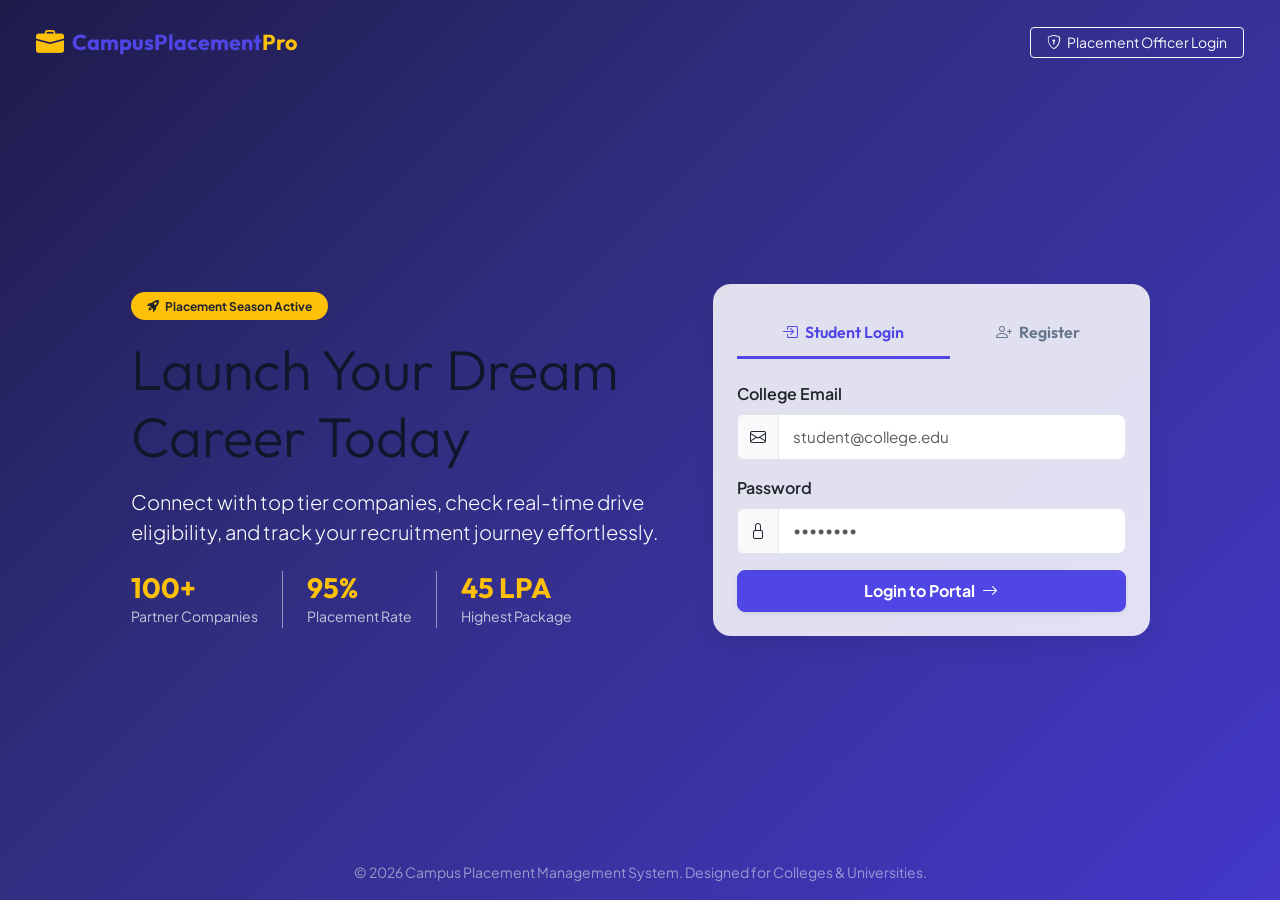
<file: src/main/resources/static/index.html>
<!DOCTYPE html>
<html lang="en">
<head>
  <meta charset="UTF-8" />
  <meta name="viewport" content="width=device-width, initial-scale=1.0" />
  <title>Campus Placement Management System</title>
  <!-- Bootstrap 5 & Icons -->
  <link href="https://cdn.jsdelivr.net/npm/bootstrap@5.3.2/dist/css/bootstrap.min.css" rel="stylesheet" />
  <link href="https://cdn.jsdelivr.net/npm/bootstrap-icons@1.11.1/font/bootstrap-icons.css" rel="stylesheet" />
  <link rel="stylesheet" href="css/style.css" />
</head>
<body class="bg-hero-gradient min-vh-100 d-flex flex-column justify-content-between">

  <!-- Header / Brand Bar -->
  <nav class="navbar navbar-expand-lg navbar-dark bg-transparent pt-3 px-4">
    <div class="container-fluid">
      <a class="navbar-brand text-white fw-bold d-flex align-items-center" href="#">
        <i class="bi bi-briefcase-fill text-warning me-2 fs-3"></i>
        <span>CampusPlacement<span class="text-warning">Pro</span></span>
      </a>
      <div class="ms-auto">
        <button class="btn btn-outline-light btn-sm px-3" data-bs-toggle="modal" data-bs-target="#adminLoginModal">
          <i class="bi bi-shield-lock me-1"></i> Placement Officer Login
        </button>
      </div>
    </div>
  </nav>

  <!-- Hero Content & Auth Card Container -->
  <div class="container py-5">
    <div class="row align-items-center justify-content-center g-5">

      <!-- Left Side Hero Text -->
      <div class="col-lg-6 text-white text-center text-lg-start">
        <span class="badge bg-warning text-dark px-3 py-2 rounded-pill fw-bold mb-3 uppercase">
          <i class="bi bi-rocket-takeoff-fill me-1"></i> Placement Season Active
        </span>
        <h1 class="display-4 fw-extrabold mb-3">Launch Your Dream Career Today</h1>
        <p class="lead opacity-90 mb-4">
          Connect with top tier companies, check real-time drive eligibility, and track your recruitment journey effortlessly.
        </p>
        <div class="d-flex gap-4 justify-content-center justify-content-lg-start text-start">
          <div>
            <h3 class="fw-bold text-warning mb-0">100+</h3>
            <small class="text-light opacity-75">Partner Companies</small>
          </div>
          <div class="border-start border-light opacity-50"></div>
          <div>
            <h3 class="fw-bold text-warning mb-0">95%</h3>
            <small class="text-light opacity-75">Placement Rate</small>
          </div>
          <div class="border-start border-light opacity-50"></div>
          <div>
            <h3 class="fw-bold text-warning mb-0">45 LPA</h3>
            <small class="text-light opacity-75">Highest Package</small>
          </div>
        </div>
      </div>

      <!-- Right Side Auth Card -->
      <div class="col-lg-5 col-md-8">
        <div class="card glass-card border-0 p-4">
          
          <div id="authAlert"></div>

          <ul class="nav nav-tabs border-0 mb-4" id="portalTabs" role="tablist">
            <li class="nav-item flex-fill text-center" role="presentation">
              <button class="nav-link w-100 active" id="login-tab" data-bs-toggle="tab" data-bs-target="#studentLoginPane" type="button" role="tab">
                <i class="bi bi-box-arrow-in-right me-1"></i> Student Login
              </button>
            </li>
            <li class="nav-item flex-fill text-center" role="presentation">
              <button class="nav-link w-100" id="register-tab" data-bs-toggle="tab" data-bs-target="#studentRegisterPane" type="button" role="tab">
                <i class="bi bi-person-plus me-1"></i> Register
              </button>
            </li>
          </ul>

          <div class="tab-content" id="portalTabsContent">
            
            <!-- Student Login Form -->
            <div class="tab-pane fade show active" id="studentLoginPane" role="tabpanel">
              <form id="studentLoginForm">
                <div class="mb-3">
                  <label class="form-label text-dark fw-semibold">College Email</label>
                  <div class="input-group">
                    <span class="input-group-text"><i class="bi bi-envelope"></i></span>
                    <input type="email" id="loginEmail" class="form-control" placeholder="student@college.edu" required />
                  </div>
                </div>
                <div class="mb-3">
                  <label class="form-label text-dark fw-semibold">Password</label>
                  <div class="input-group">
                    <span class="input-group-text"><i class="bi bi-lock"></i></span>
                    <input type="password" id="loginPassword" class="form-control" placeholder="••••••••" required />
                  </div>
                </div>
                <button type="submit" class="btn btn-primary w-100 py-2 fw-bold shadow-sm">
                  Login to Portal <i class="bi bi-arrow-right ms-1"></i>
                </button>
              </form>
            </div>

            <!-- Student Registration Form -->
            <div class="tab-pane fade" id="studentRegisterPane" role="tabpanel">
              <form id="studentRegisterForm">
                <div class="row g-2">
                  <div class="col-md-6 mb-2">
                    <label class="form-label text-dark fw-semibold">Student UID</label>
                    <input type="text" id="regUid" class="form-control" placeholder="21BCS100" required />
                  </div>
                  <div class="col-md-6 mb-2">
                    <label class="form-label text-dark fw-semibold">Full Name</label>
                    <input type="text" id="regName" class="form-control" placeholder="John Doe" required />
                  </div>
                </div>
                <div class="row g-2">
                  <div class="col-md-6 mb-2">
                    <label class="form-label text-dark fw-semibold">Gender</label>
                    <select id="regGender" class="form-select" required>
                      <option value="Male">Male</option>
                      <option value="Female">Female</option>
                      <option value="Other">Other</option>
                    </select>
                  </div>
                  <div class="col-md-6 mb-2">
                    <label class="form-label text-dark fw-semibold">Date of Birth</label>
                    <input type="date" id="regDob" class="form-control" required />
                  </div>
                </div>
                <div class="row g-2">
                  <div class="col-md-6 mb-2">
                    <label class="form-label text-dark fw-semibold">Branch / Dept</label>
                    <input type="text" id="regBranch" class="form-control" placeholder="Computer Science" required />
                  </div>
                  <div class="col-md-6 mb-2">
                    <label class="form-label text-dark fw-semibold">Batch</label>
                    <input type="text" id="regBatch" class="form-control" placeholder="2021-2025" required />
                  </div>
                </div>
                <div class="row g-2">
                  <div class="col-md-6 mb-2">
                    <label class="form-label text-dark fw-semibold">CGPA</label>
                    <input type="number" step="0.01" id="regCgpa" class="form-control" placeholder="8.50" required />
                  </div>
                  <div class="col-md-6 mb-2">
                    <label class="form-label text-dark fw-semibold">Active Backlogs</label>
                    <input type="number" id="regBacklogs" class="form-control" value="0" required />
                  </div>
                </div>
                <div class="mb-2">
                  <label class="form-label text-dark fw-semibold">Email</label>
                  <input type="email" id="regEmail" class="form-control" placeholder="student@college.edu" required />
                </div>
                <div class="row g-2">
                  <div class="col-md-6 mb-2">
                    <label class="form-label text-dark fw-semibold">Phone</label>
                    <input type="text" id="regPhone" class="form-control" placeholder="9876543210" required />
                  </div>
                  <div class="col-md-6 mb-2">
                    <label class="form-label text-dark fw-semibold">City</label>
                    <input type="text" id="regCity" class="form-control" placeholder="Bangalore" required />
                  </div>
                </div>
                <div class="mb-3">
                  <label class="form-label text-dark fw-semibold">Password</label>
                  <input type="password" id="regPassword" class="form-control" placeholder="••••••••" required />
                </div>
                <button type="submit" class="btn btn-primary w-100 py-2 fw-bold shadow-sm">
                  Create Account <i class="bi bi-check-circle ms-1"></i>
                </button>
              </form>
            </div>

          </div>
        </div>
      </div>

    </div>
  </div>

  <!-- Admin Login Modal -->
  <div class="modal fade" id="adminLoginModal" tabindex="-1">
    <div class="modal-dialog modal-dialog-centered">
      <div class="modal-content">
        <div class="modal-header bg-dark text-white">
          <h5 class="modal-header-title text-white mb-0"><i class="bi bi-shield-lock me-2 text-warning"></i> Placement Officer Login</h5>
          <button type="button" class="btn-close btn-close-white" data-bs-dismiss="modal"></button>
        </div>
        <div class="modal-body p-4">
          <div id="adminAuthAlert"></div>
          <form id="adminLoginForm">
            <div class="mb-3">
              <label class="form-label fw-semibold">Admin / Officer Email</label>
              <input type="email" id="adminEmail" class="form-control" placeholder="admin@college.edu" required value="admin@college.edu" />
            </div>
            <div class="mb-3">
              <label class="form-label fw-semibold">Password</label>
              <input type="password" id="adminPassword" class="form-control" placeholder="••••••••" required value="admin123" />
            </div>
            <button type="submit" class="btn btn-dark w-100 py-2 fw-bold">Login as Placement Officer</button>
          </form>
        </div>
      </div>
    </div>
  </div>

  <!-- Footer -->
  <footer class="text-center text-white-50 py-3">
    <small>&copy; 2026 Campus Placement Management System. Designed for Colleges & Universities.</small>
  </footer>

  <!-- Scripts -->
  <script src="https://cdn.jsdelivr.net/npm/bootstrap@5.3.2/dist/js/bootstrap.bundle.min.js"></script>
  <script src="js/api.js"></script>
  <script src="js/auth.js"></script>
  <script>
    document.addEventListener('DOMContentLoaded', () => {
      // Check if user already logged in
      const current = AuthManager.getCurrentUser();
      if (current) {
        if (current.role === 'STUDENT') window.location.href = '/student-dashboard.html';
        if (current.role === 'ADMIN') window.location.href = '/admin-dashboard.html';
      }

      // Student Login
      document.getElementById('studentLoginForm').addEventListener('submit', async (e) => {
        e.preventDefault();
        try {
          const email = document.getElementById('loginEmail').value;
          const password = document.getElementById('loginPassword').value;
          const res = await ApiClient.post('/auth/student/login', { email, password, role: 'STUDENT' });
          AuthManager.setCurrentUser(res);
          window.location.href = '/student-dashboard.html';
        } catch (err) {
          showAlert('authAlert', 'danger', err.message);
        }
      });

      // Student Registration
      document.getElementById('studentRegisterForm').addEventListener('submit', async (e) => {
        e.preventDefault();
        try {
          const payload = {
            s_uid: document.getElementById('regUid').value,
            s_name: document.getElementById('regName').value,
            gender: document.getElementById('regGender').value,
            dob: document.getElementById('regDob').value,
            branch: document.getElementById('regBranch').value,
            department: document.getElementById('regBranch').value,
            batch: document.getElementById('regBatch').value,
            cgpa: parseFloat(document.getElementById('regCgpa').value) || 0.0,
            backlogs: parseInt(document.getElementById('regBacklogs').value) || 0,
            s_email: document.getElementById('regEmail').value,
            phone: document.getElementById('regPhone').value,
            city: document.getElementById('regCity').value,
            s_password: document.getElementById('regPassword').value
          };
          const res = await ApiClient.post('/auth/student/register', payload);
          AuthManager.setCurrentUser(res);
          window.location.href = '/student-dashboard.html';
        } catch (err) {
          showAlert('authAlert', 'danger', err.message);
        }
      });

      // Admin Login
      document.getElementById('adminLoginForm').addEventListener('submit', async (e) => {
        e.preventDefault();
        try {
          const email = document.getElementById('adminEmail').value;
          const password = document.getElementById('adminPassword').value;
          const res = await ApiClient.post('/auth/admin/login', { email, password, role: 'ADMIN' });
          AuthManager.setCurrentUser(res);
          window.location.href = '/admin-dashboard.html';
        } catch (err) {
          showAlert('adminAuthAlert', 'danger', err.message);
        }
      });
    });

    function showAlert(elementId, type, message) {
      document.getElementById(elementId).innerHTML = `<div class="alert alert-${type} alert-dismissible fade show" role="alert">
        ${message}
        <button type="button" class="btn-close" data-bs-dismiss="alert"></button>
      </div>`;
    }
  </script>
</body>
</html>
</file>
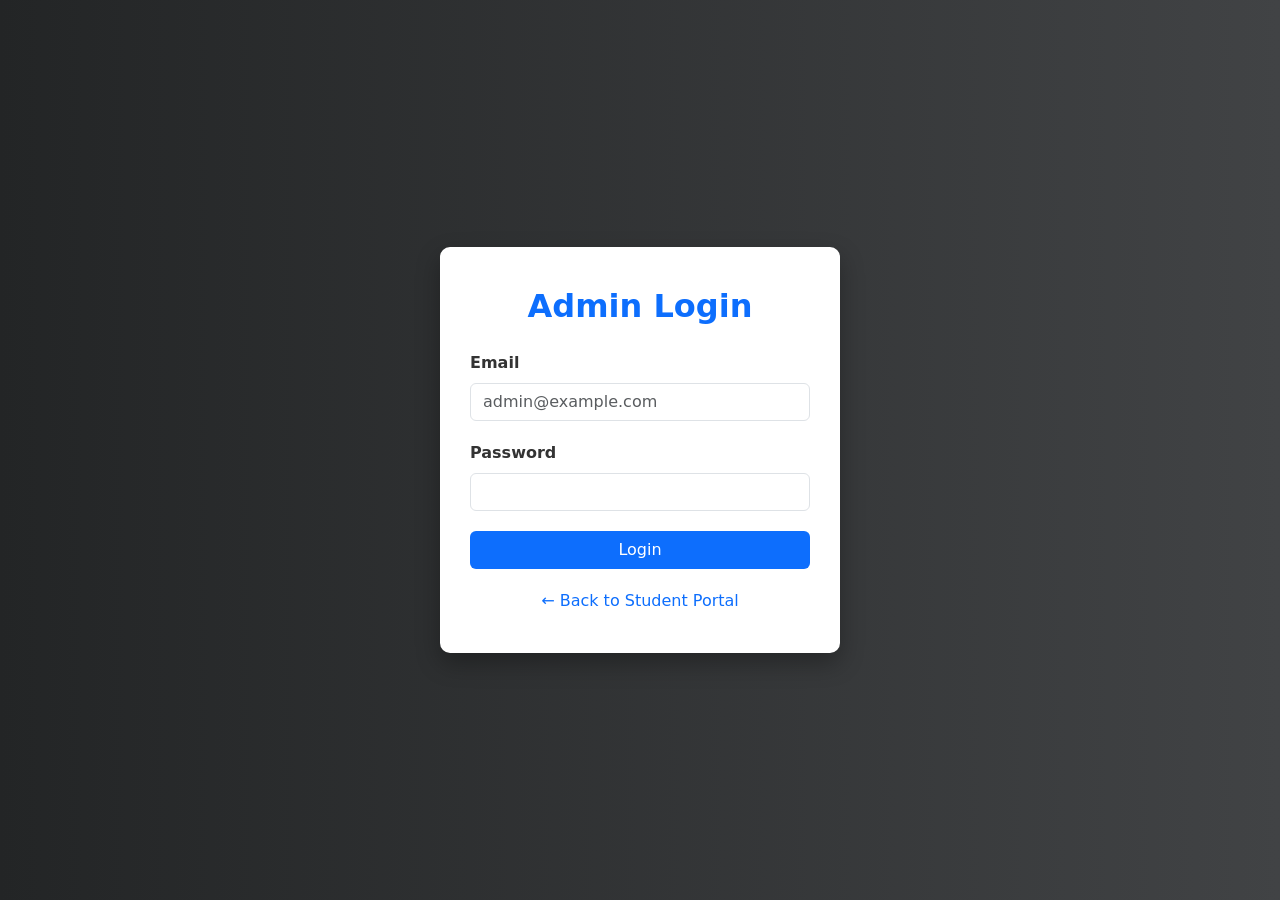
<file: src/main/resources/static/AdminLogin.html>
<!DOCTYPE html>
<html lang="en">
<head>
  <meta charset="UTF-8" />
  <meta name="viewport" content="width=device-width, initial-scale=1.0" />
  <title>Admin Login</title>

  <!-- Bootstrap CSS -->
  <link href="https://cdn.jsdelivr.net/npm/bootstrap@5.3.3/dist/css/bootstrap.min.css" rel="stylesheet" />

  <style>
    body {
      background: linear-gradient(to right, #232526, #414345);
      min-height: 100vh;
      display: flex;
      justify-content: center;
      align-items: center;
      color: #fff;
    }

    .login-box {
      background-color: #ffffff;
      color: #333;
      padding: 40px 30px;
      border-radius: 10px;
      box-shadow: 0 10px 25px rgba(0, 0, 0, 0.3);
      width: 100%;
      max-width: 400px;
      text-align: center;
    }

    .login-box h2 {
      margin-bottom: 25px;
      font-weight: 600;
      color: #0d6efd;
    }

    .form-control {
      margin-bottom: 20px;
    }

    .btn-login {
      background-color: #0d6efd;
      color: #fff;
      font-weight: 500;
    }

    .btn-login:hover {
      background-color: #0b5ed7;
    }

    .back-link {
      margin-top: 20px;
      display: block;
      color: #0d6efd;
      text-decoration: none;
      font-weight: 500;
    }

    .back-link:hover {
      text-decoration: underline;
    }
  </style>
</head>
<body>

  <div class="login-box">
    <h2>Admin Login</h2>
    <form action="/admin/login" method="post">
      <div class="mb-3 text-start">
        <label for="adminEmail" class="form-label fw-semibold">Email</label>
        <input type="email" class="form-control" id="adminEmail" name="a_email" placeholder="admin@example.com" required>
      </div>
      <div class="mb-3 text-start">
        <label for="adminPassword" class="form-label fw-semibold">Password</label>
        <input type="password" class="form-control" id="adminPassword" name="a_password" required>
      </div>
      <div class="d-grid">
        <button type="submit" class="btn btn-login">Login</button>
      </div>
    </form>
    <a href="/index.html" class="back-link">← Back to Student Portal</a>
  </div>

  <!-- Bootstrap JS -->
  <script src="https://cdn.jsdelivr.net/npm/bootstrap@5.3.3/dist/js/bootstrap.bundle.min.js"></script>
</body>
</html>
</file>
<file: src/main/resources/static/css/style.css>
/* Modern CSS System - Campus Placement Management System */
@import url('https://fonts.googleapis.com/css2?family=Outfit:wght@300;400;500;600;700&family=Plus+Jakarta+Sans:wght@400;500;600;700&display=swap');

:root {
  --primary: #4f46e5;
  --primary-hover: #4338ca;
  --primary-light: #eef2ff;
  --secondary: #0ea5e9;
  --success: #10b981;
  --warning: #f59e0b;
  --danger: #ef4444;
  --info: #3b82f6;
  --dark: #0f172a;
  --dark-surface: #1e293b;
  --light-bg: #f8fafc;
  --card-bg: #ffffff;
  --border-color: #e2e8f0;
  --text-main: #334155;
  --text-muted: #64748b;
  --radius-sm: 8px;
  --radius-md: 12px;
  --radius-lg: 18px;
  --shadow-sm: 0 1px 3px rgba(0,0,0,0.05);
  --shadow-md: 0 4px 12px rgba(0,0,0,0.08);
  --shadow-lg: 0 10px 25px -5px rgba(0, 0, 0, 0.1);
  --glass-bg: rgba(255, 255, 255, 0.85);
  --glass-border: rgba(255, 255, 255, 0.3);
}

body {
  font-family: 'Plus Jakarta Sans', sans-serif;
  background-color: var(--light-bg);
  color: var(--text-main);
  min-height: 100vh;
  margin: 0;
}

h1, h2, h3, h4, h5, h6 {
  font-family: 'Outfit', sans-serif;
  font-weight: 700;
  color: var(--dark);
}

/* Gradient Background Header & Hero */
.bg-hero-gradient {
  background: linear-gradient(135deg, #1e1b4b 0%, #312e81 40%, #4338ca 100%);
  color: white;
}

.glass-card {
  background: var(--glass-bg);
  backdrop-filter: blur(12px);
  -webkit-backdrop-filter: blur(12px);
  border: 1px solid var(--glass-border);
  box-shadow: var(--shadow-lg);
  border-radius: var(--radius-lg);
}

/* Navbar */
.navbar-custom {
  background: white;
  box-shadow: var(--shadow-sm);
  border-bottom: 1px solid var(--border-color);
}
.navbar-brand {
  font-family: 'Outfit', sans-serif;
  font-weight: 700;
  color: var(--primary) !important;
  font-size: 1.35rem;
}

/* Cards */
.custom-card {
  background: var(--card-bg);
  border-radius: var(--radius-md);
  border: 1px solid var(--border-color);
  box-shadow: var(--shadow-sm);
  transition: all 0.25s ease-in-out;
}
.custom-card:hover {
  transform: translateY(-3px);
  box-shadow: var(--shadow-md);
}

/* Metric Stats Cards */
.stat-card {
  padding: 1.5rem;
  border-radius: var(--radius-md);
  color: white;
  position: relative;
  overflow: hidden;
}
.stat-card.stat-purple { background: linear-gradient(135deg, #6366f1 0%, #4f46e5 100%); }
.stat-card.stat-blue { background: linear-gradient(135deg, #38bdf8 0%, #0284c7 100%); }
.stat-card.stat-emerald { background: linear-gradient(135deg, #34d399 0%, #059669 100%); }
.stat-card.stat-amber { background: linear-gradient(135deg, #fbbf24 0%, #d97706 100%); }

.stat-card .stat-icon {
  font-size: 2.5rem;
  opacity: 0.25;
  position: absolute;
  right: 15px;
  bottom: 10px;
}
.stat-card .stat-number {
  font-size: 2.2rem;
  font-weight: 700;
  margin-bottom: 0.2rem;
  font-family: 'Outfit', sans-serif;
}
.stat-card .stat-label {
  font-size: 0.9rem;
  font-weight: 500;
  text-transform: uppercase;
  letter-spacing: 0.5px;
  opacity: 0.9;
}

/* Status Badges */
.badge-status {
  padding: 0.4em 0.85em;
  font-size: 0.78rem;
  font-weight: 600;
  border-radius: 50rem;
  text-transform: uppercase;
  letter-spacing: 0.5px;
}
.badge-APPLIED { background-color: #e0f2fe; color: #0369a1; }
.badge-SHORTLISTED { background-color: #fef3c7; color: #b45309; }
.badge-INTERVIEW { background-color: #fae8ff; color: #86198f; }
.badge-SELECTED { background-color: #d1fae5; color: #047857; }
.badge-REJECTED { background-color: #fee2e2; color: #b91c1c; }

.badge-UPCOMING { background-color: #e0e7ff; color: #3730a3; }
.badge-ACTIVE { background-color: #d1fae5; color: #065f46; }
.badge-COMPLETED { background-color: #f1f5f9; color: #475569; }
.badge-CANCELLED { background-color: #fee2e2; color: #991b1b; }

.badge-eligible { background-color: #d1fae5; color: #065f46; border: 1px solid #a7f3d0; }
.badge-ineligible { background-color: #fee2e2; color: #991b1b; border: 1px solid #fca5a5; }

/* Tabs */
.nav-tabs .nav-link {
  font-family: 'Outfit', sans-serif;
  font-weight: 600;
  color: var(--text-muted);
  border: none;
  padding: 0.75rem 1.25rem;
  border-bottom: 3px solid transparent;
  transition: all 0.2s ease;
}
.nav-tabs .nav-link.active {
  color: var(--primary);
  border-bottom-color: var(--primary);
  background: transparent;
}
.nav-tabs .nav-link:hover:not(.active) {
  color: var(--primary-hover);
}

/* Forms & Buttons */
.form-control, .form-select {
  border-radius: var(--radius-sm);
  border: 1px solid var(--border-color);
  padding: 0.65rem 0.9rem;
  font-size: 0.95rem;
}
.form-control:focus, .form-select:focus {
  border-color: var(--primary);
  box-shadow: 0 0 0 3px rgba(79, 70, 229, 0.15);
}

.btn-primary {
  background-color: var(--primary);
  border-color: var(--primary);
  border-radius: var(--radius-sm);
  font-weight: 600;
  padding: 0.6rem 1.25rem;
  transition: all 0.2s ease;
}
.btn-primary:hover {
  background-color: var(--primary-hover);
  border-color: var(--primary-hover);
  transform: translateY(-1px);
}

/* Pulse Animation for Live Status */
@keyframes pulse-ring {
  0% { transform: scale(0.95); opacity: 0.8; }
  50% { transform: scale(1.05); opacity: 1; }
  100% { transform: scale(0.95); opacity: 0.8; }
}
.pulse-indicator {
  display: inline-block;
  width: 10px;
  height: 10px;
  border-radius: 50%;
  background-color: var(--success);
  animation: pulse-ring 2s infinite ease-in-out;
  margin-right: 6px;
}
</file>
